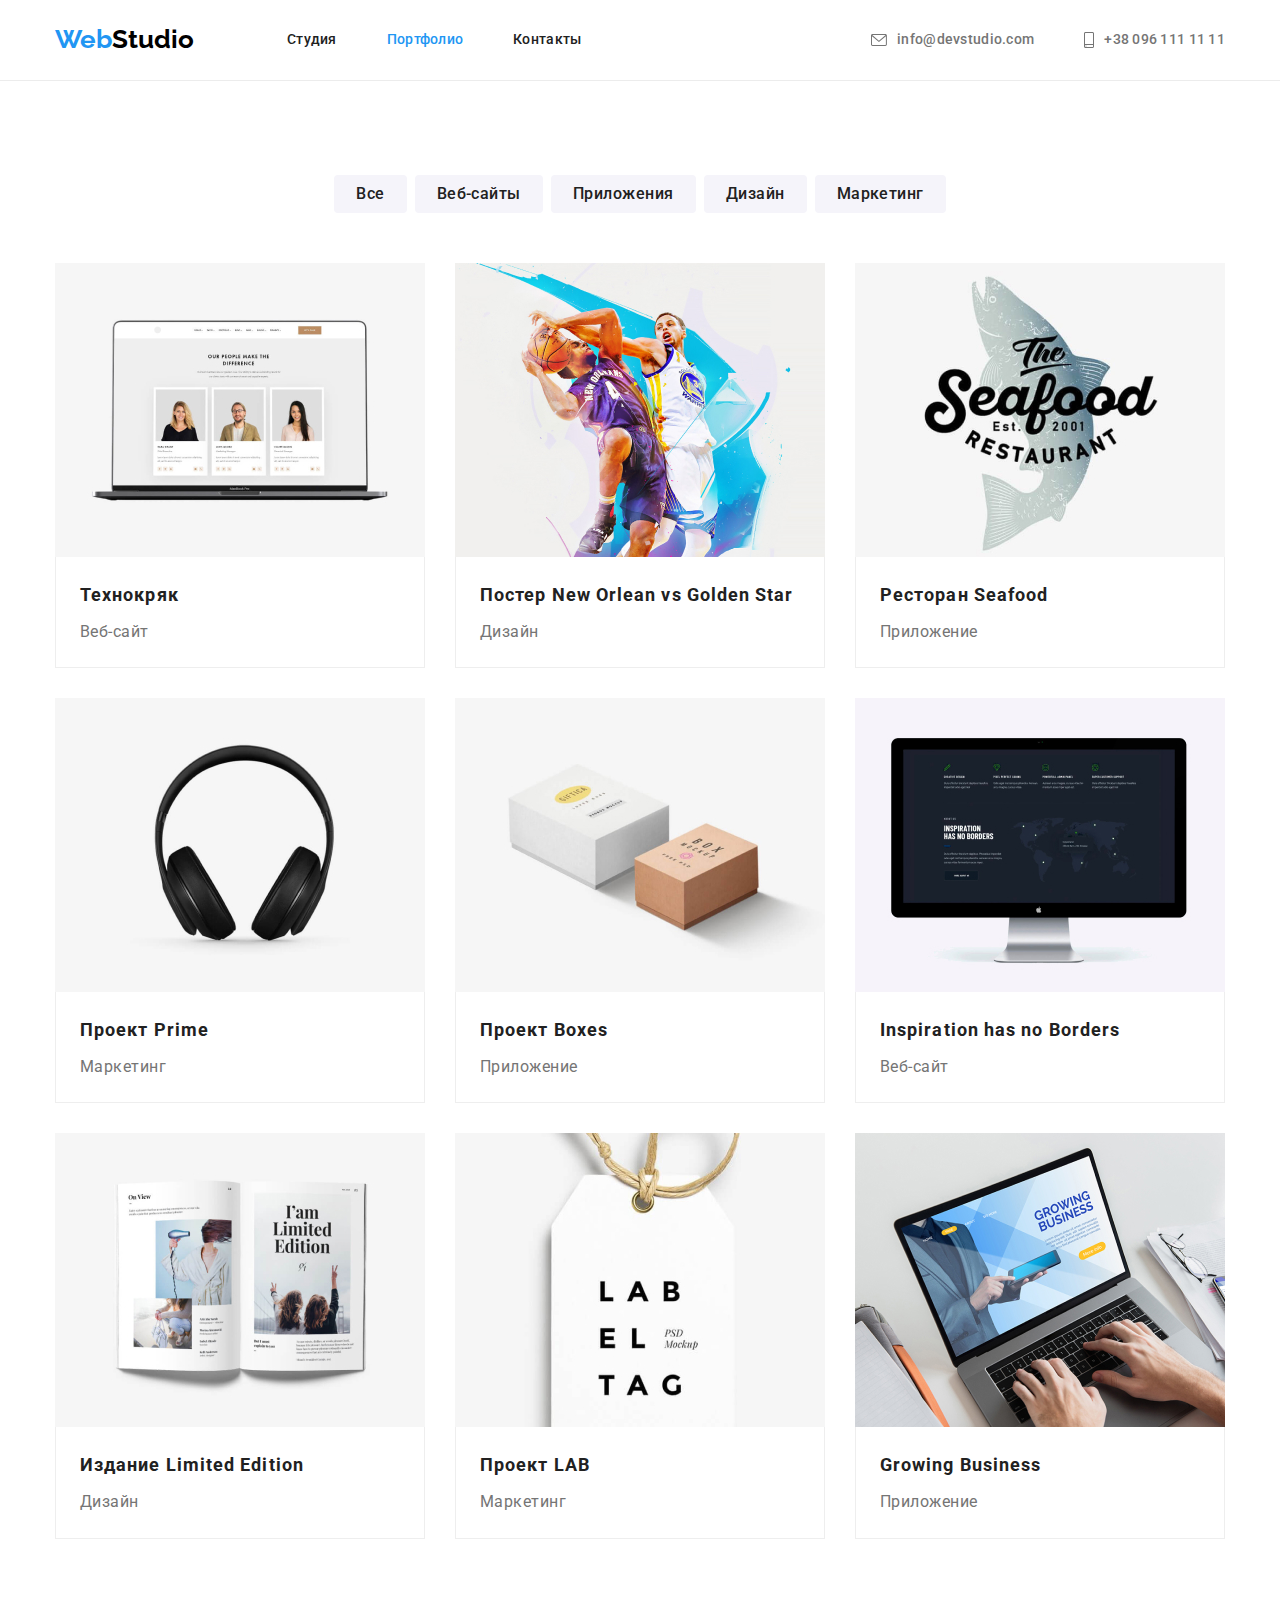
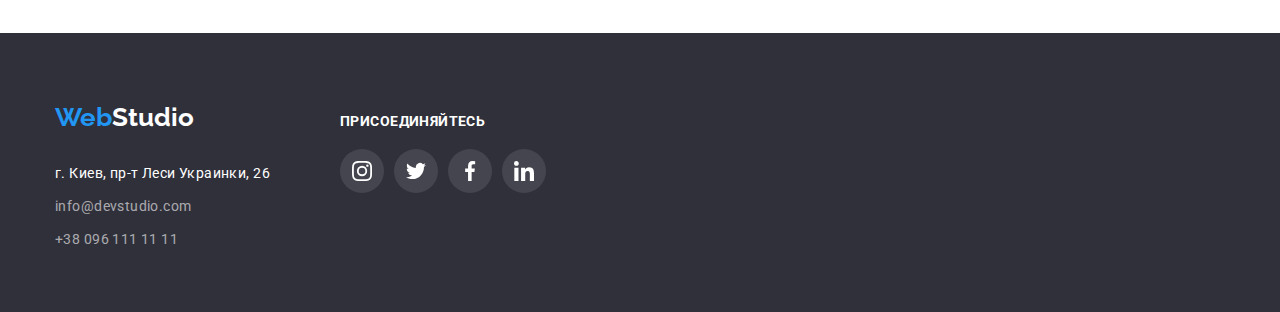
<file: portfolio.html>
<!DOCTYPE html>
<html lang="en">
  <head>
    <meta charset="UTF-8" />
    <meta http-equiv="X-UA-Compatible" content="IE=edge" />
    <meta name="viewport" content="width=<device-width>, initial-scale=1.0" />
    <title>Портфолио</title>
    <link rel="preconnect" href="https://fonts.googleapis.com" />
    <link rel="preconnect" href="https://fonts.gstatic.com" crossorigin />
    <link
      href="https://fonts.googleapis.com/css2?family=Raleway:wght@700&family=Roboto:wght@400;500;700;900&display=swap"
      rel="stylesheet"
    />
    <link rel="stylesheet" href="./css/normalize.css" />
    <link rel="stylesheet" href="./css/styles.css" />
  </head>
  <body>
    <header class="header">
      <div class="container header-link">
        <nav>
          <a href="./index.html" class="logo"><span class="web-blue">Web</span>Studio</a>
          <ul class="list site-nav">
            <li class="item"><a href="./index.html" class="nav-link">Студия</a></li>
            <li class="item"><a href="./portfolio.html" class="nav-link active">Портфолио</a></li>
            <li class="item"><a href="@" class="nav-link">Контакты</a></li>
          </ul>
        </nav>
        <ul class="list nav-contacts">
          <li class="item">
            <a href="mailto:info@devstudio.com" class="contacts header-email">
              <svg class="icon-email" width="20" height="20">
                <use href="./images/icons.svg#icon-icon-email"></use>
              </svg>
              info@devstudio.com</a
            >
          </li>
          <li class="item">
            <a href="tel:+380961111111" class="contacts header-phone"
              ><svg class="icon-phone" width="20" height="20">
                <use href="./images/icons.svg#icon-icon-phone"></use></svg
              >+38 096 111 11 11</a
            >
          </li>
        </ul>
      </div>
    </header>

    <main>
      <section class="portfolio">
        <div class="container">
          <h1 class="visually-hidden">Портфолио</h1>
          <ul class="btn-list list">
            <li><button type="button" class="menu-batton">Все</button></li>
            <li><button type="button" class="menu-batton">Веб-сайты</button></li>
            <li><button type="button" class="menu-batton">Приложения</button></li>
            <li><button type="button" class="menu-batton">Дизайн</button></li>
            <li><button type="button" class="menu-batton">Маркетинг</button></li>
          </ul>
          <ul class="portfolio-list list">
            <li class="portfolio-item">
              <a href="@" class="link-portfolio">
                <img src="./images/portfolio/img1.jpg" alt="Веб-сайт" width="370" />
                <div class="portfolio-text">
                  <h2 class="portfolio-title">Технокряк</h2>
                  <p class="portfolio-descr">Веб-сайт</p>
                </div>
              </a>
            </li>
            <li class="portfolio-item">
              <a href="@" class="link-portfolio">
                <img src="./images/portfolio/img2.jpg" alt="Постер" width="370" />
                <div class="portfolio-text">
                  <h2 class="portfolio-title">Постер New Orlean vs Golden Star</h2>
                  <p class="portfolio-descr">Дизайн</p>
                </div>
              </a>
            </li>
            <li class="portfolio-item">
              <a href="@" class="link-portfolio"
                ><img src="./images/portfolio/img3.jpg" alt="Приложение" width="370" />
                <div class="portfolio-text">
                  <h2 class="portfolio-title">Ресторан Seafood</h2>
                  <p class="portfolio-descr">Приложение</p>
                </div>
              </a>
            </li>
            <li class="portfolio-item">
              <a href="@" class="link-portfolio"
                ><img src="./images/portfolio/img4.jpg" alt="Маркетинг" width="370" />

                <div class="portfolio-text">
                  <h2 class="portfolio-title">Проект Prime</h2>
                  <p class="portfolio-descr">Маркетинг</p>
                </div>
              </a>
            </li>
            <li class="portfolio-item">
              <a href="@" class="link-portfolio"
                ><img src="./images/portfolio/img5.jpg" alt="Приложение" width="370" />
                <div class="portfolio-text">
                  <h2 class="portfolio-title">Проект Boxes</h2>
                  <p class="portfolio-descr">Приложение</p>
                </div>
              </a>
            </li>
            <li class="portfolio-item">
              <a href="@" class="link-portfolio"
                ><img src="./images/portfolio/img6.jpg" alt="Веб-сайт" width="370" />
                <div class="portfolio-text">
                  <h2 class="portfolio-title">Inspiration has no Borders</h2>
                  <p class="portfolio-descr">Веб-сайт</p>
                </div>
              </a>
            </li>
            <li class="portfolio-item">
              <a href="@" class="link-portfolio"
                ><img src="./images/portfolio/img7.jpg" alt="Дизайн" width="370" />
                <div class="portfolio-text">
                  <h2 class="portfolio-title">Издание Limited Edition</h2>
                  <p class="portfolio-descr">Дизайн</p>
                </div>
              </a>
            </li>
            <li class="portfolio-item">
              <a href="@" class="link-portfolio"
                ><img src="./images/portfolio/img8.jpg" alt="Маркетинг" width="370" />
                <div class="portfolio-text">
                  <h2 class="portfolio-title">Проект LAB</h2>
                  <p class="portfolio-descr">Маркетинг</p>
                </div>
              </a>
            </li>
            <li class="portfolio-item">
              <a href="@" class="link-portfolio"
                ><img src="./images/portfolio/img9.jpg" alt="Приложение" width="370" />
                <div class="portfolio-text">
                  <h2 class="portfolio-title">Growing Business</h2>
                  <p class="portfolio-descr">Приложение</p>
                </div>
              </a>
            </li>
          </ul>
        </div>
      </section>
    </main>

    <footer class="footer">
      <div class="container footer-content">
        <div class="all-contacts">
          <a href="./index.html" class="logo-footer"><span class="web-blue">Web</span>Studio</a>
          <address class="address-content">
            <p class="footer-address">г. Киев, пр-т Леси Украинки, 26</p>
            <ul class="footer-contact list">
              <li class="footer-email">
                <a href="mailto:info@devstudio.com" class="email">info@devstudio.com</a>
              </li>
              <li class="footer-number">
                <a href="tel:+380961111111" class="number">+38 096 111 11 11</a>
              </li>
            </ul>
          </address>
        </div>

        <div class="icon-social-media">
          <h2 class="cta">Присоединяйтесь</h2>
          <ul class="list icon-list">
            <li class="footer-icon-item">
              <a href="" class="footer-soc-link">
                <svg class="footer-soc-icon" width="20" height="20">
                  <use href="./images/icons.svg#icon-instagram-grey"></use>
                </svg>
              </a>
            </li>
            <li class="footer-icon-item">
              <a href="" class="footer-soc-link">
                <svg class="footer-soc-icon" width="20" height="20">
                  <use href="./images/icons.svg#icon-twitter-grey"></use>
                </svg>
              </a>
            </li>
            <li class="footer-icon-item">
              <a href="" class="footer-soc-link">
                <svg class="footer-soc-icon" width="20" height="20">
                  <use href="./images/icons.svg#icon-facebook-grey"></use>
                </svg>
              </a>
            </li>
            <li class="footer-icon-item">
              <a href="" class="footer-soc-link">
                <svg class="footer-soc-icon" width="20" height="20">
                  <use href="./images/icons.svg#icon-linkedin-grey"></use>
                </svg>
              </a>
            </li>
          </ul>
        </div>
      </div>
    </footer>
  </body>
</html>
</file>
<file: css/styles.css>
body {
  font-family: 'Roboto';
  color: #757575;
}

:root {
  --titles-text-color: #212121;
  --main-text-color: #757575;
  --accent-text-color: #2196f3;
}

.container {
  width: 1200px;
  padding: 0 15px;
  margin: 0 auto;
}

.header {
  border-bottom: 1px solid #ececec;
  background: #ffffff;
}

.logo {
  font-family: 'Raleway';
  font-style: normal;
  font-weight: 700;
  font-size: 26px;
  line-height: 1.9;
  color: #000000;
  text-decoration: none;
  margin-right: 93px;
}

.web-blue {
  font-family: 'Raleway';
  font-style: normal;
  font-weight: 700;
  font-size: 26px;
  line-height: 1.9;
  color: var(--accent-text-color);
}

.list {
  list-style: none;
  margin: 0;
  padding: 0;
}

img {
  display: block;
}

h1,
h2,
h3,
p {
  margin-top: 0;
  margin-bottom: 0;
}

.site-nav {
  display: flex;
  padding-left: 0;
}

.nav-content {
  display: flex;
  align-items: center;
}

.site-nav {
  gap: 50px;
}

.nav-link {
  font-weight: 500;
  font-size: 14px;
  line-height: 1.1;
  letter-spacing: 0.02em;
  color: var(--titles-text-color);
  text-decoration: none;
  padding-top: 32px;
  padding-bottom: 32px;
  display: block;
}

.nav-link:hover {
  color: var(--accent-text-color);
}
.nav-link:focus {
  color: var(--accent-text-color);
}

.active {
  color: var(--accent-text-color);
}

.nav-contacts {
  display: flex;
  margin-left: auto;
  gap: 50px;
}

nav {
  display: flex;
  align-items: center;
}

.icon-email {
  width: 16px;
  height: 12px;
  margin-right: 10px;
  fill: currentColor;
}

.icon-phone {
  width: 10px;
  height: 16px;
  margin-right: 10px;
  fill: currentColor;
}

.contacts {
  font-weight: 500;
  font-size: 14px;
  line-height: 1.1;
  letter-spacing: 0.02em;
  text-decoration: none;
  color: var(--main-text-color);
  padding-top: 32px;
  padding-bottom: 32px;
  display: flex;
  align-items: center;
}

.contacts:hover {
  color: var(--accent-text-color);
}

.contacts:focus {
  color: var(--accent-text-color);
}

.header-link {
  display: flex;
}

.hero {
  background: #2f303a;
  padding-top: 200px;
  padding-bottom: 200px;
  text-align: center;
}

.overlay {
  max-width: 1600px;
  height: 600px;
  background-image: linear-gradient(to right, rgba(47, 48, 58, 0.4), rgba(47, 48, 58, 0.4)),
    url(../images/studio/hero-img.jpg);
  margin: 0 auto;
  padding-top: 200px;
  padding-bottom: 200px;
  text-align: center;
}

.title {
  font-weight: 900;
  font-size: 44px;
  line-height: 1.4;
  letter-spacing: 0.06em;
  text-transform: uppercase;
  color: #ffffff;
  margin: 0 auto 30px;
  max-width: 696px;
}

.order-buttom {
  background: var(--accent-text-color);
  box-shadow: 0px 4px 4px rgba(0, 0, 0, 0.15);
  border-radius: 4px;
  border: none;
  font-family: 'Roboto';
  font-style: normal;
  font-weight: 700;
  font-size: 16px;
  line-height: 1.9;
  color: #ffffff;
  cursor: pointer;
  padding: 10px 32px;
}

.order-buttom:hover {
  background: #188ce8;
}

.order-buttom:focus {
  background: var(--accent-text-color);
}

.benefits {
  display: flex;
  gap: 30px;
}

.benefits-content {
  width: 270px;
}

.benefits-content::before {
  content: '';
  display: block;
  height: 120px;
  background-color: #f5f4fa;
  background-position: center;
  background-size: 70px;
  background-repeat: no-repeat;
}
.icon-attention::before {
  background-image: url(../images/icon/benefits1.svg);
}

.icon-punctuality::before {
  background-image: url(../images/icon/benefits2.svg);
}

.icon-planning::before {
  background-image: url(../images/icon/benefits3.svg);
}

.icon-technologies::before {
  background-image: url(../images/icon/benefits4.svg);
}

.benefits-title {
  font-weight: 700;
  font-size: 14px;
  line-height: 1.1;
  letter-spacing: 0.03em;
  text-transform: uppercase;
  color: var(--titles-text-color);
  margin-top: 30px;
  margin-bottom: 10px;
}
.benefits-descr {
  font-size: 14px;
  line-height: 1.7;
  letter-spacing: 0.03em;
}

.main-benefits {
  padding-top: 94px;
  padding-bottom: 94px;
}

.business-title {
  font-weight: 700;
  font-size: 36px;
  line-height: 1.2;
  text-align: center;
  letter-spacing: 0.03em;
  color: var(--titles-text-color);
  margin-bottom: 50px;
}

.business {
  padding-bottom: 94px;
}
.business-list {
  display: flex;
  gap: 30px;
}

.business-item {
  width: 370px;
}

.team {
  background: #f5f4fa;
  padding-top: 94px;
  padding-bottom: 94px;
}

.man {
  background-color: #ffffff;
  width: 270px;
  box-shadow: 0px 1px 3px rgba(0, 0, 0, 0.12), 0px 1px 1px rgba(0, 0, 0, 0.14),
    0px 2px 1px rgba(0, 0, 0, 0.2);
  border-radius: 0px 0px 4px 4px;
}

.man-list {
  gap: 30px;
  display: flex;
}
.our-team-title {
  font-weight: 700;
  font-size: 36px;
  line-height: 1.2;
  text-align: center;
  letter-spacing: 0.03em;
  color: var(--titles-text-color);
  margin-bottom: 50px;
}

.name {
  font-weight: 500;
  font-size: 16px;
  line-height: 1.2;
  text-align: center;
  letter-spacing: 0.03em;
  color: var(--titles-text-color);
  margin-bottom: 10px;
}

.profession {
  font-size: 16px;
  line-height: 1.2;
  text-align: center;
  letter-spacing: 0.03em;
  margin-bottom: 16px;
}

.team-content {
  padding: 30px 30px;
}

.icon-soc {
  display: flex;
  justify-content: center;
  gap: 10px;
}

.soc-link {
  width: 44px;
  height: 44px;
  border-radius: 50%;
  display: flex;
  align-items: center;
  justify-content: center;
  color: #afb1b8;
}

.soc-icon {
  fill: currentColor;
}

.soc-link:hover {
  color: #ffffff;
  background: #2196f3;
}

.soc-link:focus {
  color: #ffffff;
  background: #2196f3;
}

/* .soc-link:hover {
  background: #2196f3;
}

.soc-link:focus {
  background: #2196f3;
}

.soc-link:hover .soc-icon {
  fill: #ffffff;
}

.soc-icon {
  fill: #afb1b8;
} */

.regular-customers {
  padding-top: 94px;
  padding-bottom: 94px;
}

.customers-title {
  font-weight: 700;
  font-size: 36px;
  line-height: 42px;
  text-align: center;
  letter-spacing: 0.03em;
  color: var(--titles-text-color);
  margin-bottom: 50px;
}

.customers-list {
  display: flex;
  gap: 30px;
  justify-content: center;
}

.customers-link:hover {
  border: 1px solid var(--accent-text-color);
  border-radius: 4px;
  color: var(--accent-text-color);
}

.customers-link:focus {
  border: 1px solid var(--accent-text-color);
  border-radius: 4px;
  color: var(--accent-text-color);
}

.customers-link {
  width: 170px;
  height: 92px;
  color: #afb1b8;
  border: 1px solid #afb1b8;
  border-radius: 4px;
  display: flex;
  justify-content: center;
  align-items: center;
}

.customers-icon {
  fill: currentColor;
}

.email {
  font-size: 14px;
  line-height: 1.7;
  letter-spacing: 0.03em;
  font-style: normal;
  color: rgba(255, 255, 255, 0.6);
  text-decoration: none;
}

.number {
  font-size: 14px;
  line-height: 1.7;
  letter-spacing: 0.03em;
  font-style: normal;
  color: rgba(255, 255, 255, 0.6);
  text-decoration: none;
}

footer {
  background: #2f303a;
  padding-top: 60px;
  padding-bottom: 60px;
}

.footer-email {
  margin-bottom: 9px;
}

.address-content {
  margin-top: 20px;
}

.footer-address {
  margin-bottom: 9px;
  font-size: 14px;
  line-height: 1.7;
  letter-spacing: 0.03em;
  font-style: normal;
  color: #ffffff;
}

.logo-footer {
  font-family: 'Raleway';
  font-style: normal;
  font-weight: 700;
  font-size: 26px;
  line-height: 1.2;
  color: #ffffff;
  text-decoration: none;
}

.cta {
  font-weight: 700;
  font-size: 14px;
  line-height: 1.1;
  letter-spacing: 0.03em;
  text-transform: uppercase;
  color: #ffffff;
  margin-bottom: 20px;
}

.footer-content {
  display: flex;
  align-items: baseline;
}

.all-contacts {
  margin-right: 70px;
}

.icon-list {
  display: flex;
  gap: 10px;
}

.footer-soc-link {
  background: rgba(255, 255, 255, 0.1);
  width: 44px;
  height: 44px;
  border-radius: 50%;
  display: flex;
  align-items: center;
  justify-content: center;
  fill: #ffffff;
}

.footer-soc-link:hover {
  background: var(--accent-text-color);
}

.footer-soc-link:focus {
  background: var(--accent-text-color);
}

.btn-list {
  display: flex;
  justify-content: center;
  margin-bottom: 50px;
  gap: 8px;
}

.menu-batton {
  font-family: 'Roboto';
  background: #f5f4fa;
  font-weight: 500;
  font-size: 16px;
  line-height: 1.6;
  text-align: center;
  letter-spacing: 0.03em;
  color: #212121;
  border: none;
  cursor: pointer;
  padding: 6px 22px;
  border-radius: 4px;
}

.menu-batton:hover {
  background: var(--accent-text-color);
  color: #ffffff;
  box-shadow: 0px 3px 1px rgba(0, 0, 0, 0.1), 0px 1px 2px rgba(0, 0, 0, 0.08),
    0px 2px 2px rgba(0, 0, 0, 0.12);
}
.menu-batton:focus {
  background: var(--accent-text-color);
  color: #ffffff;
  box-shadow: 0px 3px 1px rgba(0, 0, 0, 0.1), 0px 1px 2px rgba(0, 0, 0, 0.08),
    0px 2px 2px rgba(0, 0, 0, 0.12);
}

.link-portfolio {
  text-decoration: none;
  display: block;
}

.link-portfolio:hover {
  box-shadow: 0px 1px 1px rgba(0, 0, 0, 0.12), 0px 4px 4px rgba(0, 0, 0, 0.06),
    1px 4px 6px rgba(0, 0, 0, 0.16);
}

.link-portfolio:focus {
  box-shadow: 0px 1px 1px rgba(0, 0, 0, 0.12), 0px 4px 4px rgba(0, 0, 0, 0.06),
    1px 4px 6px rgba(0, 0, 0, 0.16);
}

.portfolio-list {
  display: flex;
  flex-wrap: wrap;
  gap: 30px;
}

.portfolio-title {
  font-weight: 700;
  font-size: 18px;
  line-height: 2;
  letter-spacing: 0.06em;
  color: var(--titles-text-color);
  margin-bottom: 4px;
}

.portfolio-descr {
  font-size: 16px;
  line-height: 1.9;
  letter-spacing: 0.03em;
  color: var(--main-text-color);
}

.portfolio-text {
  padding: 20px 24px;
  border-bottom: 1px solid #eeeeee;
  border-left: 1px solid #eeeeee;
  border-right: 1px solid #eeeeee;
}

.portfolio {
  padding-top: 94px;
  padding-bottom: 94px;
}

.visually-hidden {
  position: absolute;
  width: 1px;
  height: 1px;
  margin: -1px;
  border: 0;
  padding: 0;
  white-space: nowrap;
  clip-path: inset(100%);
  clip: rect(0 0 0 0);
  overflow: hidden;
}
</file>
